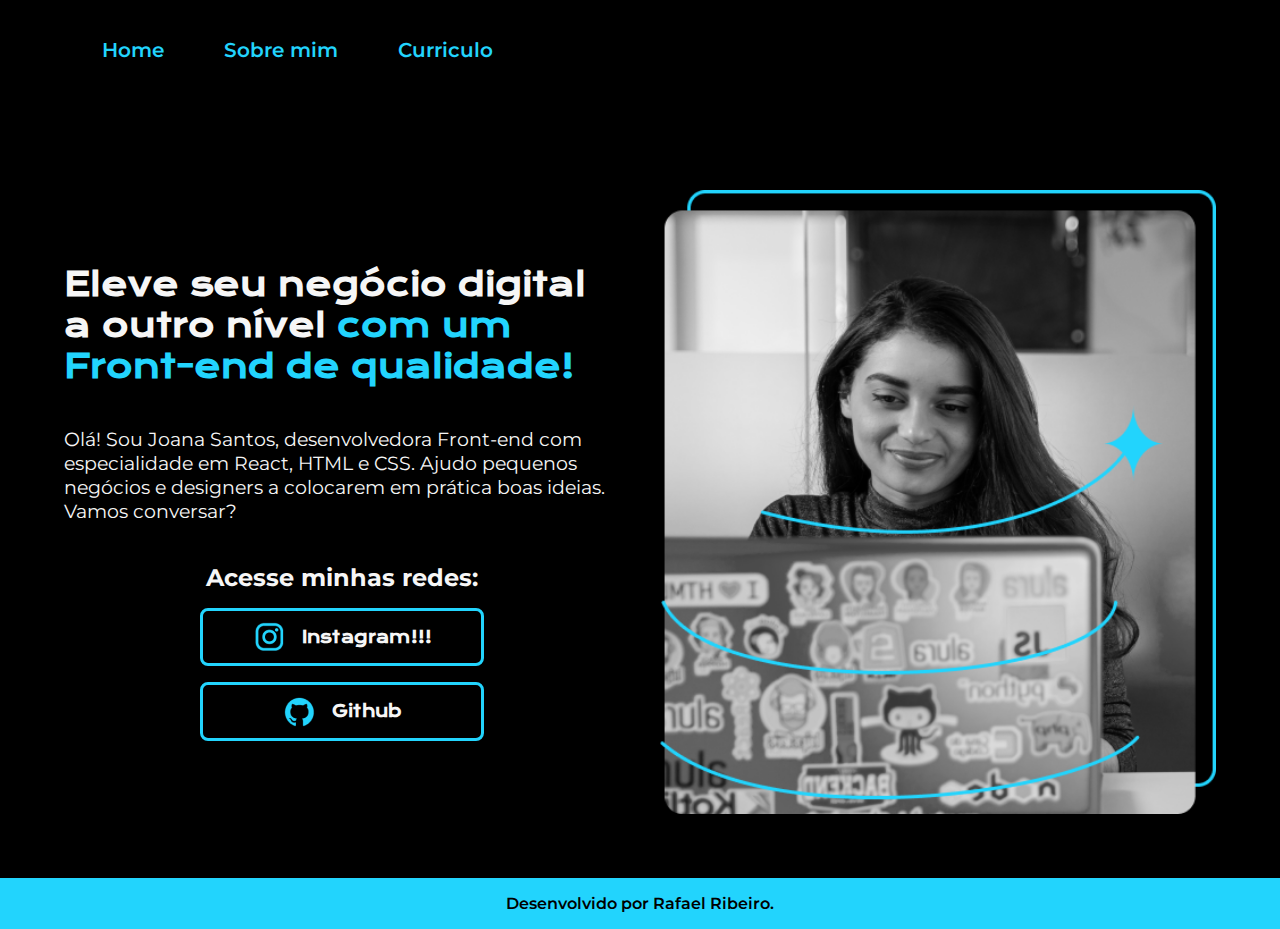
<file: index.html>
<!DOCTYPE html>
<html lang="pt-br">
<head>
      <meta charset="UTF-8">
      <meta http-equiv="X-UA-Compatible" content="IE=edge">
      <meta name="viewport" content="width=device-width, initial-scale=1.0">
      <link rel="stylesheet" href="./estilos/style.css">
      
      <title>Portofólio - Home</title>
</head>
<body>
      <header class="cabecalho">  
            <nav class="cabecalho__menu">
                  <a class="cabecalho__menu__link" href="index.html">Home</a>
                  <a class="cabecalho__menu__link" href="about.html">Sobre mim</a>
                  <a class="cabecalho__menu__link" href="curriculo.html">Curriculo</a>
            </nav>
      </header>
      <main class="apresentacao">
            <section class="apresentacao__conteudo">
                  <h1 class="apresentacao__conteudo__titulo"> Eleve seu negócio digital a outro nível 
                  <strong class="titulo-destaque"> com um Front-end de qualidade! </strong>
                  </h1>
                  <p class="apresentacao__conteudo__texto">Olá! Sou Joana Santos, desenvolvedora Front-end com especialidade em React, 
                        HTML e CSS. Ajudo pequenos negócios e designers a colocarem em prática boas ideias. Vamos conversar?</p>
                  <div class="apresentacao__botoes">
                        <h2 class="apresentacao__conteudo__subtitulo">Acesse minhas redes: </h2>
                        <a class="apresentacao__botoes__links" href = "https://instagram.com/rafaballerini">
                              <img src="./imagens/instagram.png" alt="Imagem instagram">
                              Instagram!!!
                        </a>
                        <a class="apresentacao__botoes__links" href = "https://github.com/rafaballerini">
                              <img src="./imagens/github.png" alt="Imagem github">
                              Github
                        </a>
                        
                  </div>
            </section>
                  <img class="apresentacao__imagem" src= "./imagens/Imagem.png" alt="Foto da Joana">
            
      </main>
      <footer class="rodape">
            <p>Desenvolvido por Rafael Ribeiro.</p>
      </footer>

      <script>
            
      </script>
</body>
</html>
</file>
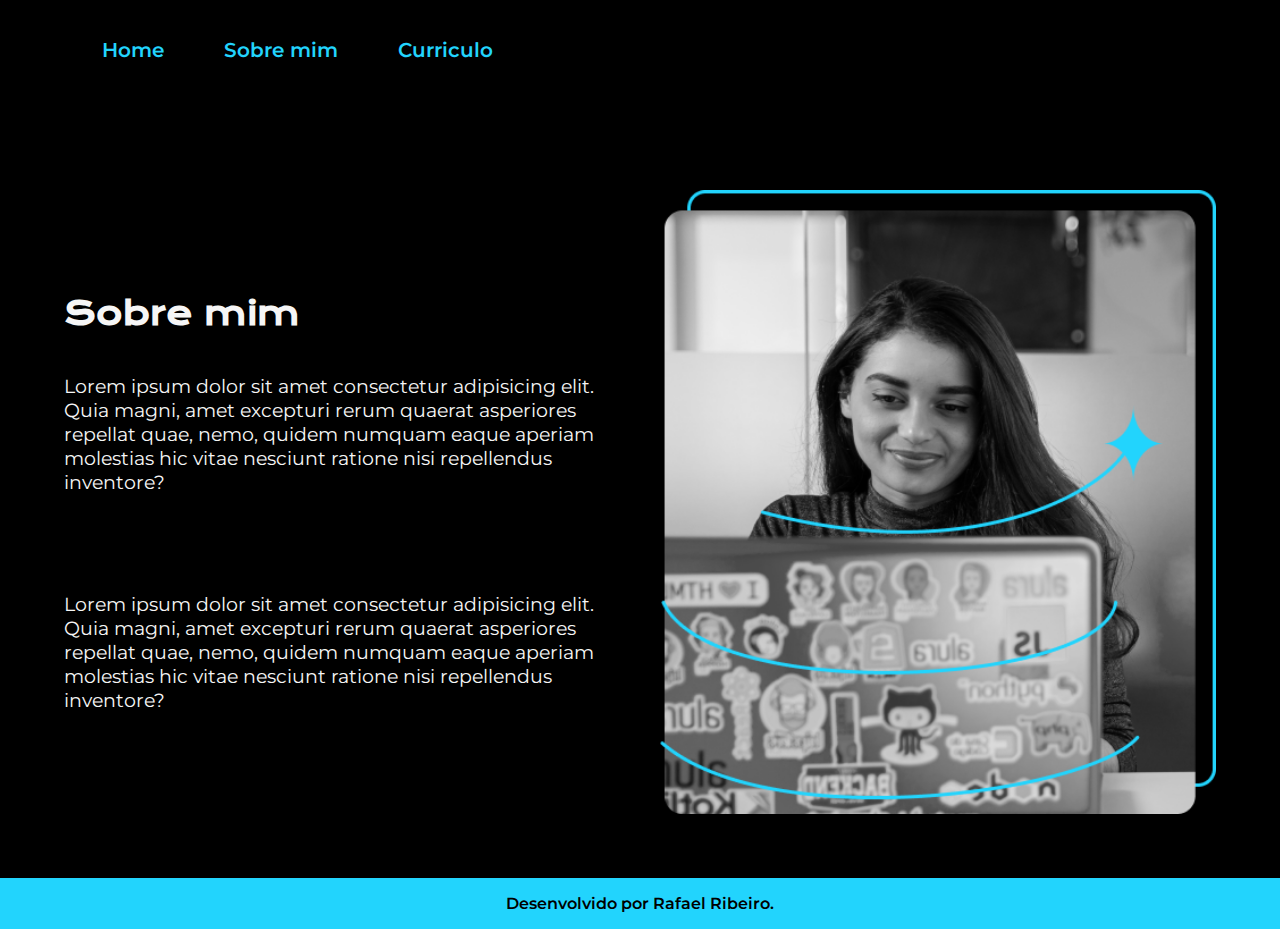
<file: about.html>
<!DOCTYPE html>
<html lang="pt-br">
<head>
      <meta charset="UTF-8">
      <meta http-equiv="X-UA-Compatible" content="IE=edge">
      <meta name="viewport" content="width=device-width, initial-scale=1.0">
      <link rel="stylesheet" href="./estilos/style.css">
      <title>Portifólio - Sobre mim</title>
</head>
<body>
      <header class="cabecalho">  
            <nav class="cabecalho__menu">
                  <a class="cabecalho__menu__link" href="index.html">Home</a>
                  <a class="cabecalho__menu__link" href="about.html">Sobre mim</a>
                  <a class="cabecalho__menu__link" href="curriculo.html">Curriculo</a>
            </nav>
      </header>
      <main class="apresentacao">
            <section class="apresentacao__conteudo">
                  <h1 class="apresentacao__conteudo__titulo"> 
                        Sobre mim                  
                  </h1>
                  <p class="apresentacao__conteudo__texto">Lorem ipsum dolor sit amet consectetur adipisicing elit. Quia magni, amet excepturi rerum quaerat asperiores repellat quae, nemo,
                         quidem numquam eaque aperiam molestias hic vitae nesciunt ratione nisi repellendus inventore?
                        </p>
                        <br>
                  <p class="apresentacao__conteudo__texto">Lorem ipsum dolor sit amet consectetur adipisicing elit. Quia magni, amet excepturi rerum quaerat asperiores repellat quae, nemo,
                        quidem numquam eaque aperiam molestias hic vitae nesciunt ratione nisi repellendus inventore?
                        </p>
                  
            </section>
                  <img class="apresentacao__imagem" src= "./imagens/Imagem.png" alt="Foto da Joana">
            
      </main>
      <footer class="rodape">
            <p>Desenvolvido por Rafael Ribeiro.</p>
      </footer>
</body>
</html>
</file>
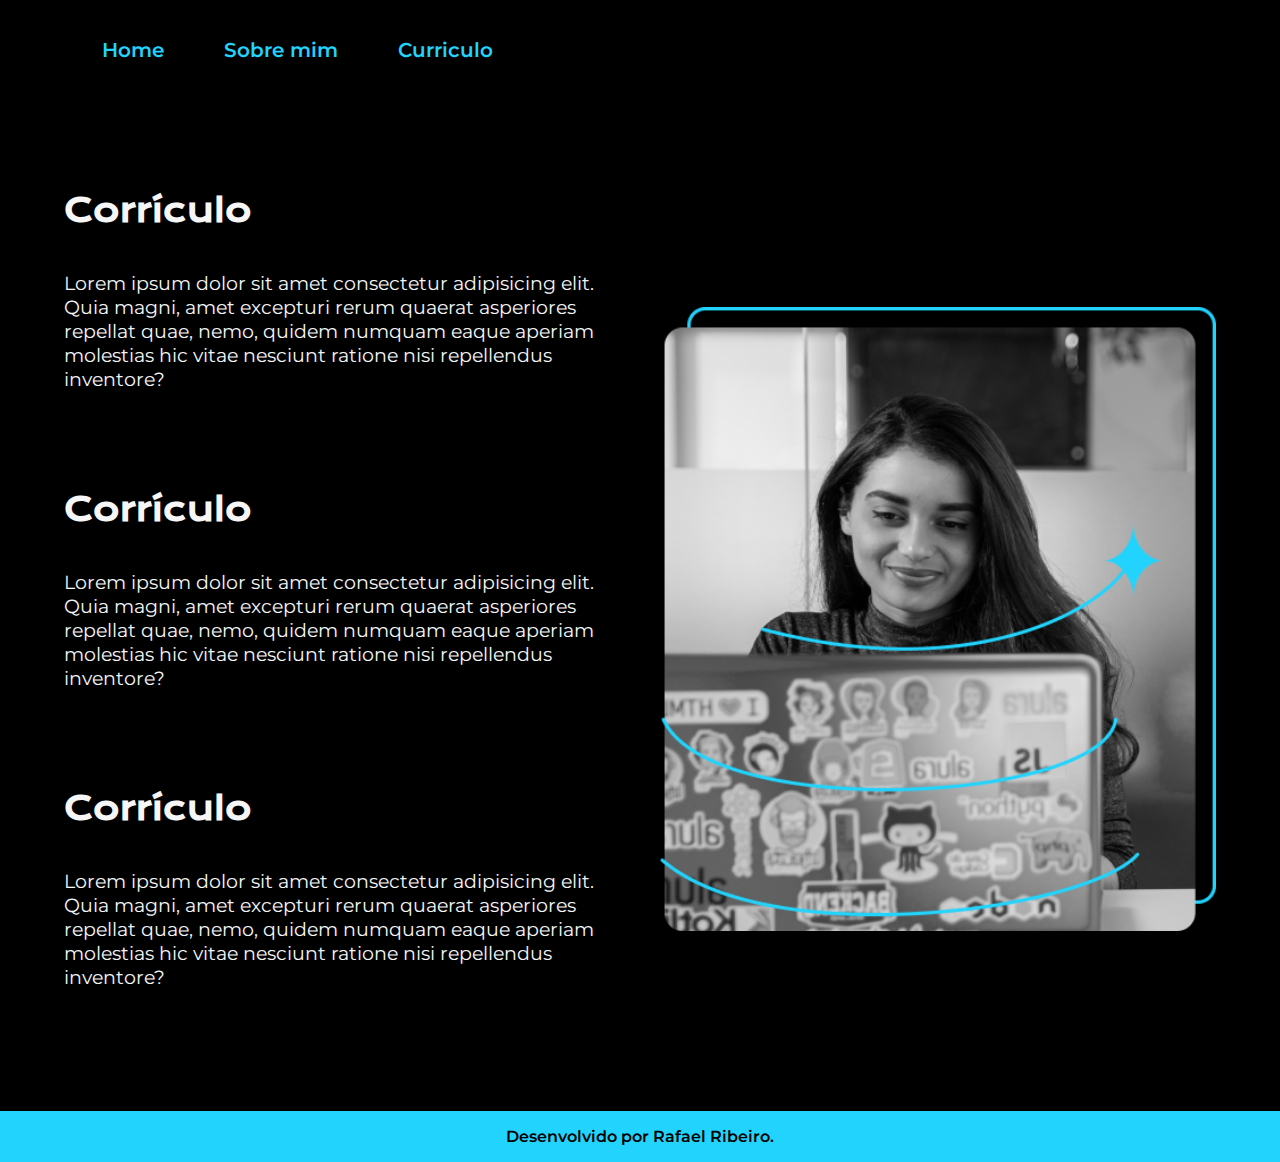
<file: curriculo.html>
<!DOCTYPE html>
<html lang="pt-br">
<head>
    <meta charset="UTF-8">
    <meta http-equiv="X-UA-Compatible" content="IE=edge">
    <meta name="viewport" content="width=device-width, initial-scale=1.0">
    <link rel="stylesheet" href="./estilos/style.css">
    <title>Portifólio - Curriculo</title>
</head>
    <body>
        <header class="cabecalho">  
            <nav class="cabecalho__menu">
                <a class="cabecalho__menu__link" href="index.html">Home</a>
                <a class="cabecalho__menu__link" href="about.html">Sobre mim</a>
                <a class="cabecalho__menu__link" href="curriculo.html">Curriculo</a>
            </nav>
    </header>
    <main class="apresentacao">
        <section class="apresentacao__conteudo">
                <h1 class="apresentacao__conteudo__titulo"> 
                        Corrículo                  
                </h1>
                <p class="apresentacao__conteudo__texto">Lorem ipsum dolor sit amet consectetur adipisicing elit. Quia magni, amet excepturi rerum quaerat asperiores repellat quae, nemo,
                        quidem numquam eaque aperiam molestias hic vitae nesciunt ratione nisi repellendus inventore?
                </p>
                    <br>
                    <h1 class="apresentacao__conteudo__titulo"> 
                        Corrículo                  
                </h1>
                <p class="apresentacao__conteudo__texto">Lorem ipsum dolor sit amet consectetur adipisicing elit. Quia magni, amet excepturi rerum quaerat asperiores repellat quae, nemo,
                            quidem numquam eaque aperiam molestias hic vitae nesciunt ratione nisi repellendus inventore?
                </p>
                    <br>
                <h1 class="apresentacao__conteudo__titulo"> 
                        Corrículo                  
                </h1>
                <p class="apresentacao__conteudo__texto">Lorem ipsum dolor sit amet consectetur adipisicing elit. Quia magni, amet excepturi rerum quaerat asperiores repellat quae, nemo,
                            quidem numquam eaque aperiam molestias hic vitae nesciunt ratione nisi repellendus inventore?
                </p>
                        <br>
              
              
        </section>
              <img class="apresentacao__imagem" src= "./imagens/Imagem.png" alt="Foto da Joana">
        
  </main>
    <footer class="rodape">
        <p>Desenvolvido por Rafael Ribeiro.</p>
    </footer>
</body>
</html>
</file>
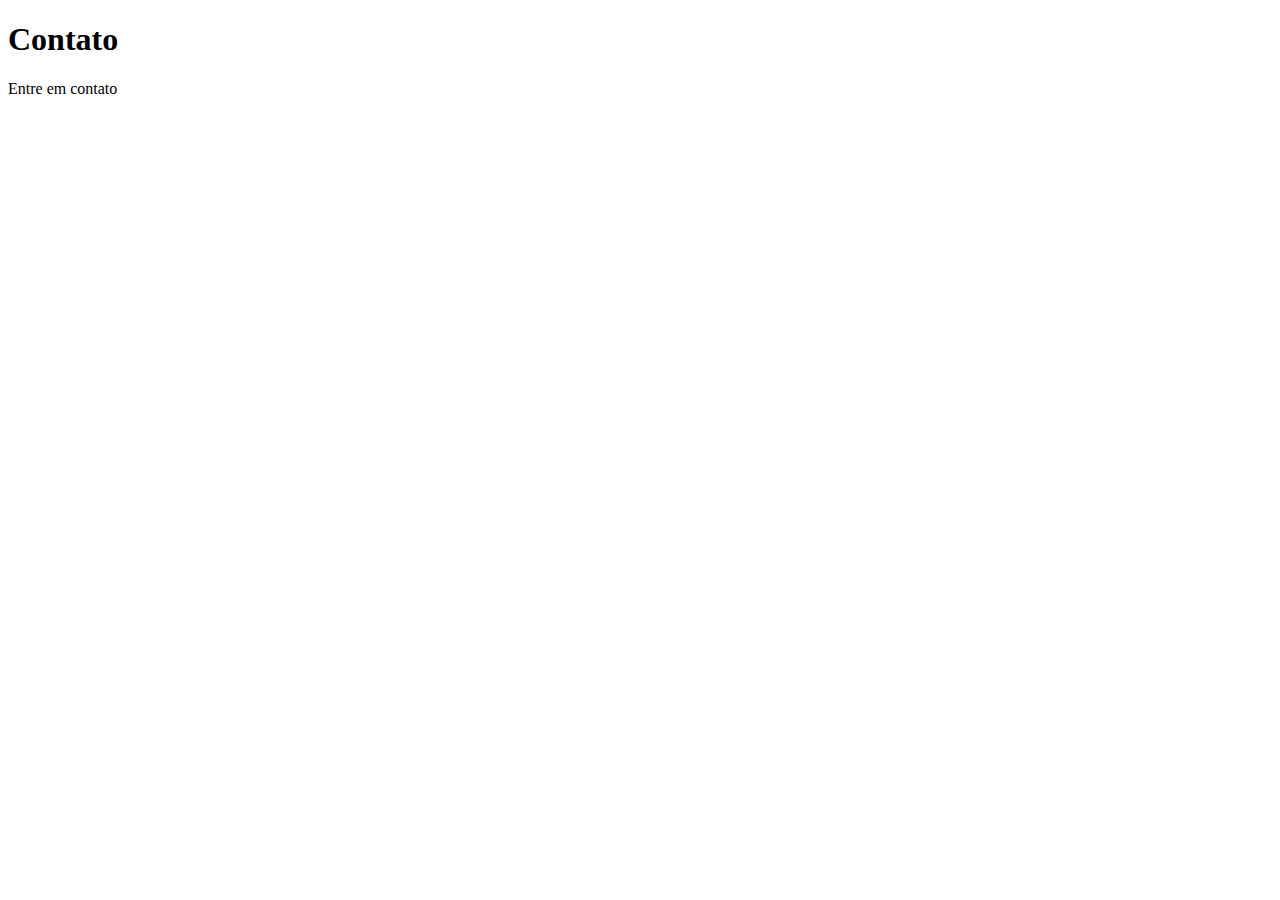
<file: test.html>
<!DOCTYPE html>
<html lang="pt-br">
<head>
    <meta charset="UTF-8">
    <meta name="viewport" content="width=device-width, initial-scale=1.0">
    <title>Pagina de teste</title>
</head>
<body>
    <h1>Contato </h1>
    <p>Entre em contato</p>
</body>
</html>
</file>
<file: estilos/style.css>
@import url('https://fonts.googleapis.com/css2?family=Krona+One&family=Montserrat:wght@400;600&display=swap');

:root {
      --cor-principal: #000000;
      --cor-secundaria: #f6f6f6;
      --cor-terciaria: #22D4FD;
      --cor-hover: #272727;

      --fonte-principal: 'Montserrat', sans-serif;
      --fonte-secundaria:'Krona One', sans-serif;
}

*{
	margin: 0;
	padding: 0;
	
}

body {
      background-color: var(--cor-principal);
      color: var(--cor-secundaria);
      box-sizing: border-box;
      
}

.titulo-destaque {
     color: var(--cor-terciaria); 
}

.titulo-destaque:hover {
      background-color: var(--cor-hover: #272727);
}

.cabecalho {
      padding: 3% 0% 5% 8%;
      
}

.cabecalho__menu{
      display: flex;
      gap: 3.75rem;

}


.cabecalho__menu__link{
      font-family: var(--fonte-principal);
      color: var(--cor-terciaria);
      font-size: 1.25rem;
      font-weight: 600;
      text-decoration: none;
}

.cabecalho__menu__link:hover{
      color: var(--cor-secundaria);
}

.apresentacao {
      padding: 5% ;
      display: flex;
      align-items: center;
      justify-content: space-around;   
      gap: 2.5rem;   
      
}

.apresentacao__conteudo {
      width: 50%;
      display: flex;
      flex-direction: column;
      gap: 2.5rem;
}

.apresentacao__conteudo__titulo{
     font-size: 2rem; 
     font-family: var(--fonte-secundaria);
}

.apresentacao__conteudo__texto {
      display:flex;
      font-size: 1.2rem;      
      font-family: var(--fonte-principal);
}

.apresentacao__botoes{
      display: flex;
      justify-content: center;
      flex-direction: column;
      align-items:center;
      gap: 1rem;

}

.apresentacao__conteudo__subtitulo{
      font-family: var(--fonte-principal);
}

.apresentacao__botoes__links{
      display:flex;
      border: 0.2rem solid var(--cor-terciaria);
      width: 50%;
      justify-content: center;      
      align-items: center;
      gap: 1rem;
      font-weight: 600;
      border-radius: 0.5rem;
      font-size: 1rem;
      padding: 0.65rem 0px ;
      text-decoration: none;
      color: var(--cor-secundaria);      
      font-family: var(--fonte-secundaria);  
            
}

.apresentacao__botoes__links:hover{
      background-color: var(--cor-hover: #272727);
}

.apresentacao__imagem{
      width: 50%;
}

.rodape{
   color: var(--cor-principal);
   background-color:var(--cor-terciaria);   
   padding: 1rem;
   text-align: center;
   font-family: var(--fonte-principal);
   font-weight: 600;
   
}

@media (max-width: 1200px) {

      .cabecalho {
            padding: 5%;
      }
      .cabecalho__menu{
            display: flex;
            justify-content:center;
      }

      .apresentacao{
            flex-direction: column-reverse;
            padding: 15%;
      }

      .apresentacao__conteudo{
            width: auto;
      }
}
</file>
